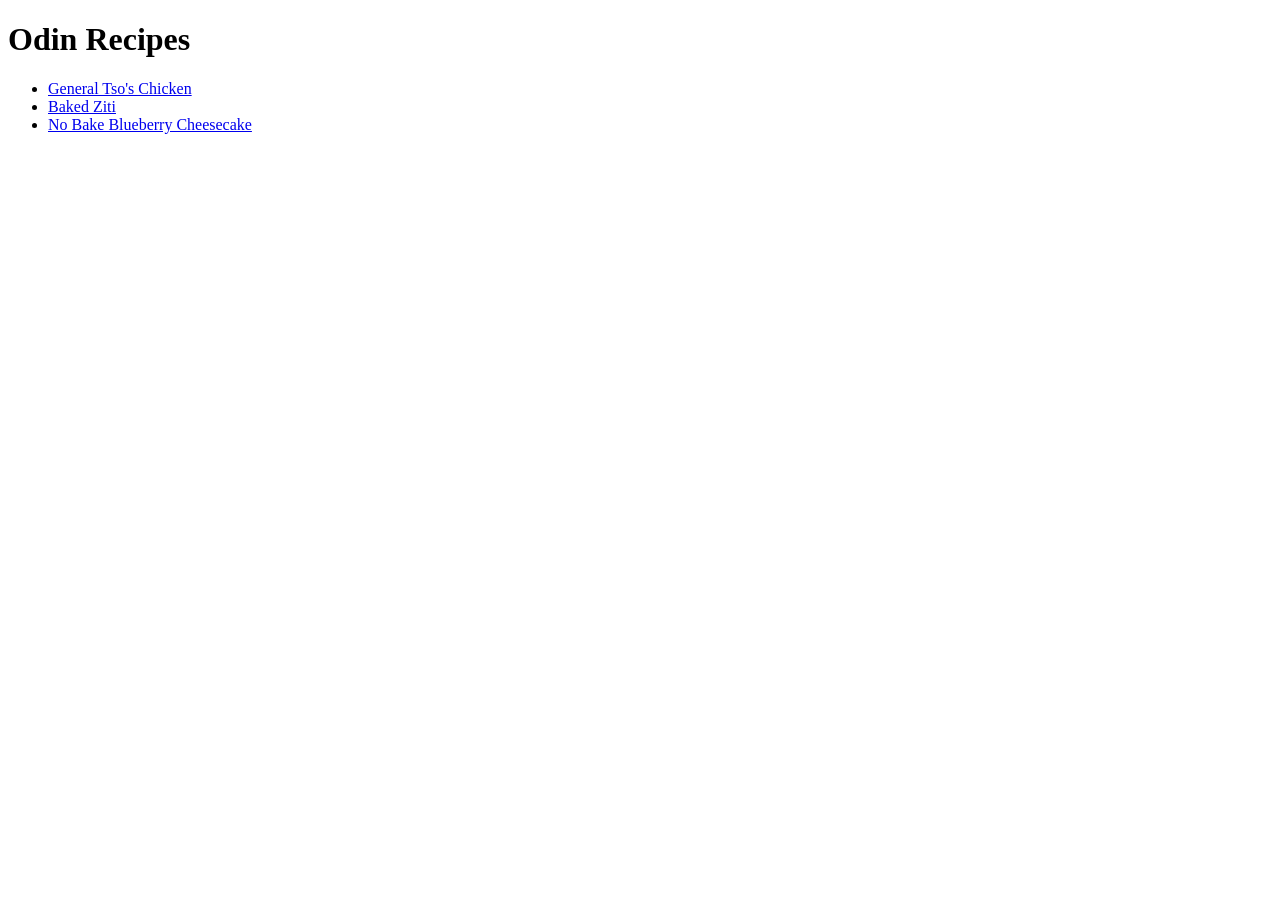
<file: index.html>
<!DOCTYPE html>
<html lang="en-us">
    <head>
        <meta charset="utf-8">
        <title>Odin Recipes</title>
    </head>
    <body>
        <h1>Odin Recipes</h1>
        <ul>
            <li><a href="recipes/general-tsos-chicken.html">General Tso's Chicken</a></li>
            <li><a href="recipes/baked-ziti.html">Baked Ziti</a></li>
            <li><a href="recipes/no-bake-blueberry-cheesecake.html">No Bake Blueberry Cheesecake</a></li>
        </ul>
    </body>
</html>
</file>
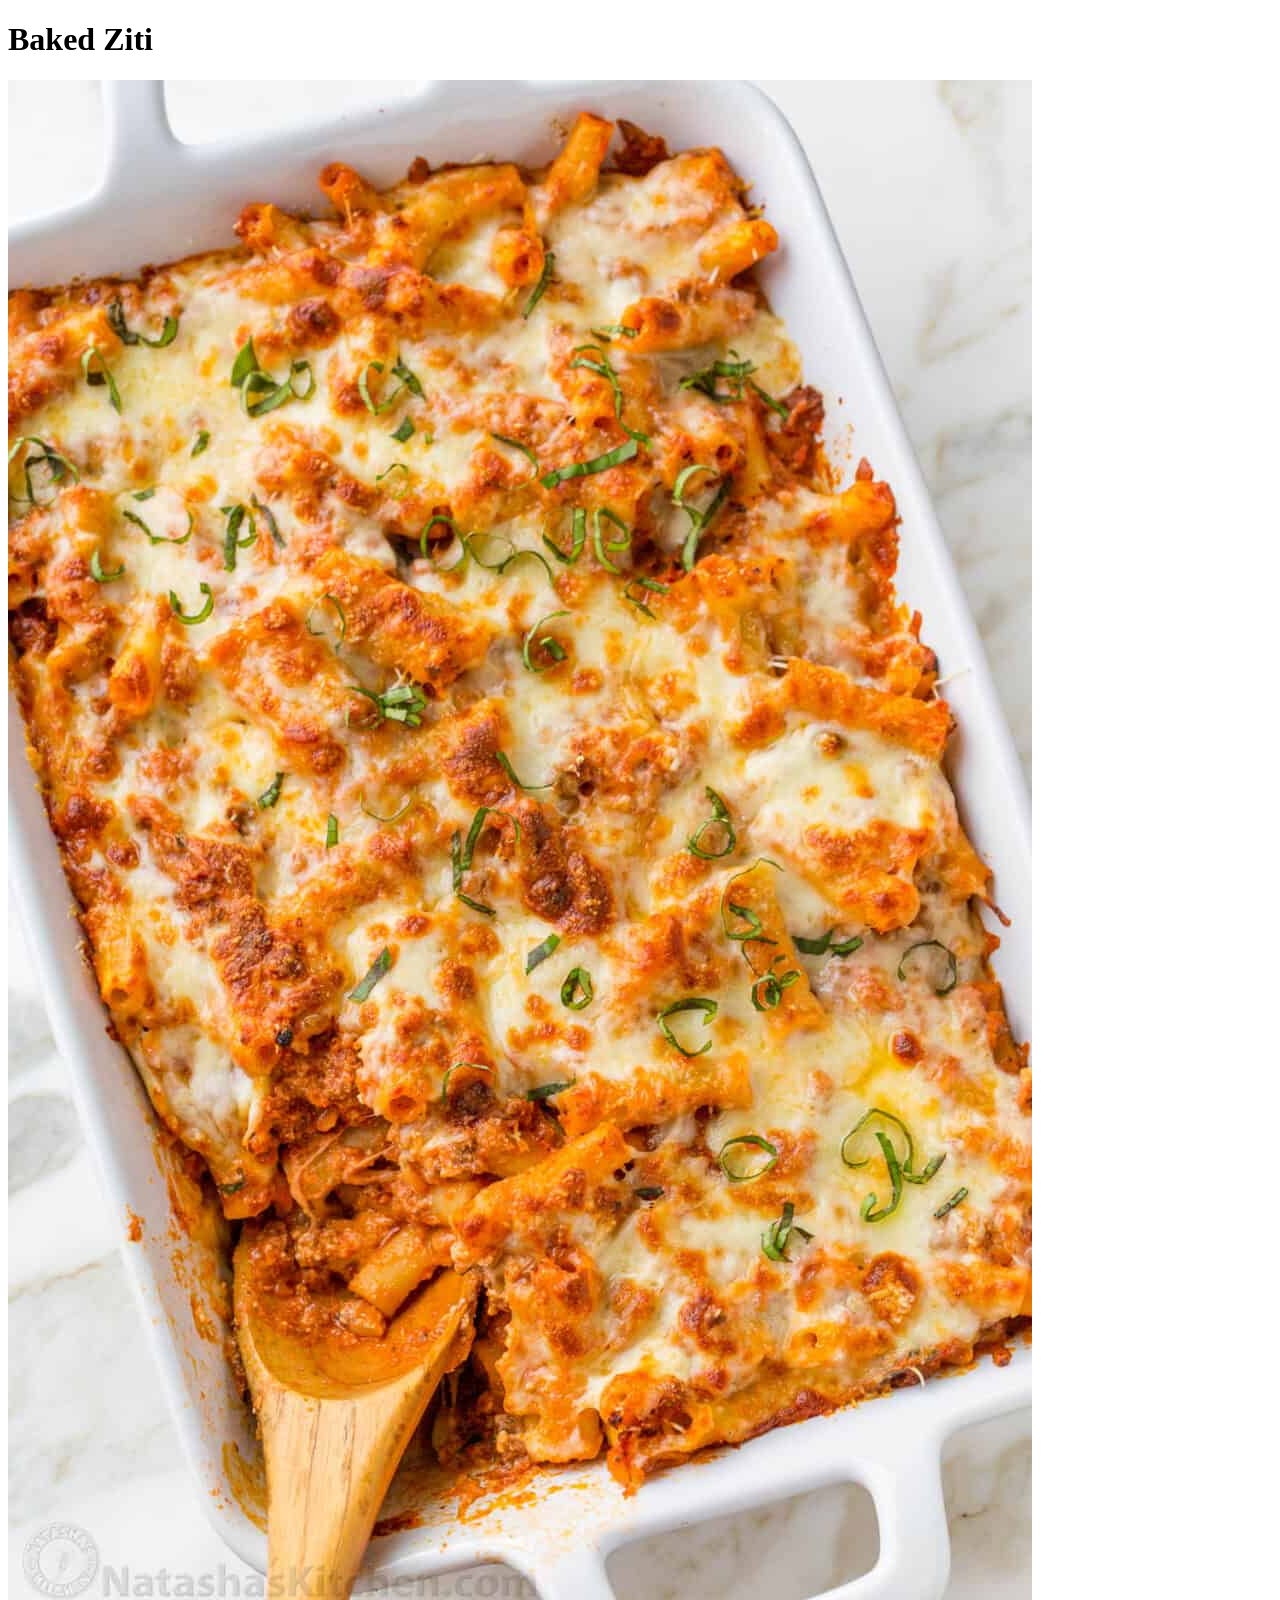
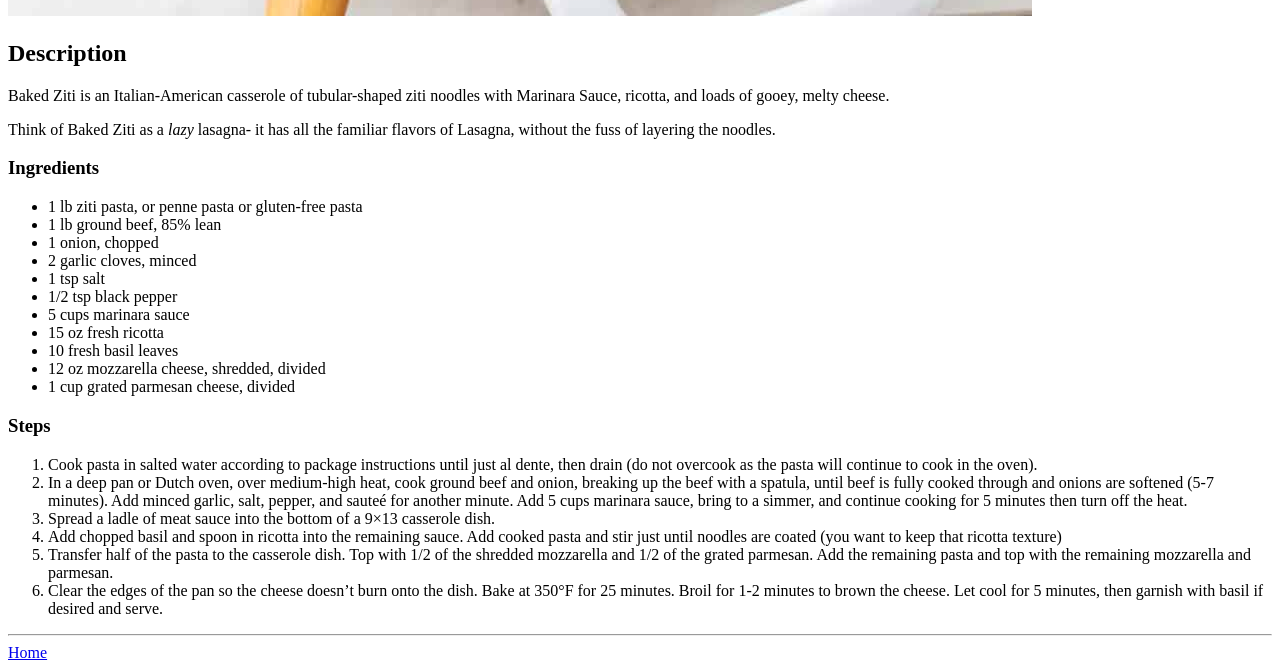
<file: recipes/baked-ziti.html>
<!DOCTYPE html>
<html lang="en-us">
    <head>
        <meta charset="utf-8">
        <title>Baked Ziti</title>
    </head>
    <body>
        <h1>Baked Ziti</h1>
        <img src="assets/baked-ziti.jpg"/>
        <h2>Description</h2>
            <p>Baked Ziti is an Italian-American casserole of tubular-shaped ziti
            noodles with Marinara Sauce, ricotta, and loads of gooey, melty cheese.</p>
            <p>Think of Baked Ziti as a <em>lazy</em> lasagna- it has all the familiar
            flavors of Lasagna, without the fuss of layering the noodles.</p>
        <h3>Ingredients</h3>
            <ul>
                <li>1 lb ziti pasta, or penne pasta or gluten-free pasta</li>
                <li>1 lb ground beef, 85% lean</li>
                <li>1 onion, chopped</li>
                <li>2 garlic cloves, minced</li>
                <li>1 tsp salt</li>
                <li>1/2 tsp black pepper</li>
                <li>5 cups marinara sauce</li>
                <li>15 oz fresh ricotta</li>
                <li>10 fresh basil leaves</li>
                <li>12 oz mozzarella cheese, shredded, divided</li>
                <li>1 cup grated parmesan cheese, divided</li>
            </ul>
        <h3>Steps</h3>
            <ol>
                <li>Cook pasta in salted water according to package instructions
                until just al dente, then drain (do not overcook as the pasta will
                continue to cook in the oven).</li>
                <li>In a deep pan or Dutch oven, over medium-high heat, cook ground
                beef and onion, breaking up the beef with a spatula, until beef is
                fully cooked through and onions are softened (5-7 minutes).
                Add minced garlic, salt, pepper, and sauteé for another minute.
                Add 5 cups marinara sauce, bring to a simmer, and continue cooking
                for 5 minutes then turn off the heat.</li>
                <li>Spread a ladle of meat sauce into the bottom of a 9×13 casserole dish.</li>
                <li>Add chopped basil and spoon in ricotta into the remaining sauce.
                Add cooked pasta and stir just until noodles are coated
                (you want to keep that ricotta texture)</li>
                <li>Transfer half of the pasta to the casserole dish. Top with 1/2
                of the shredded mozzarella and 1/2 of the grated parmesan.
                Add the remaining pasta and top with the remaining mozzarella and parmesan.</li>
                <li>Clear the edges of the pan so the cheese doesn’t burn onto the dish.
                Bake at 350°F for 25 minutes. Broil for 1-2 minutes to brown the cheese.
                Let cool for 5 minutes, then garnish with basil if desired and serve.</li>
            </ol>
        <hr />
        <a href="../index.html">Home</a>
    </body>
</html>
</file>
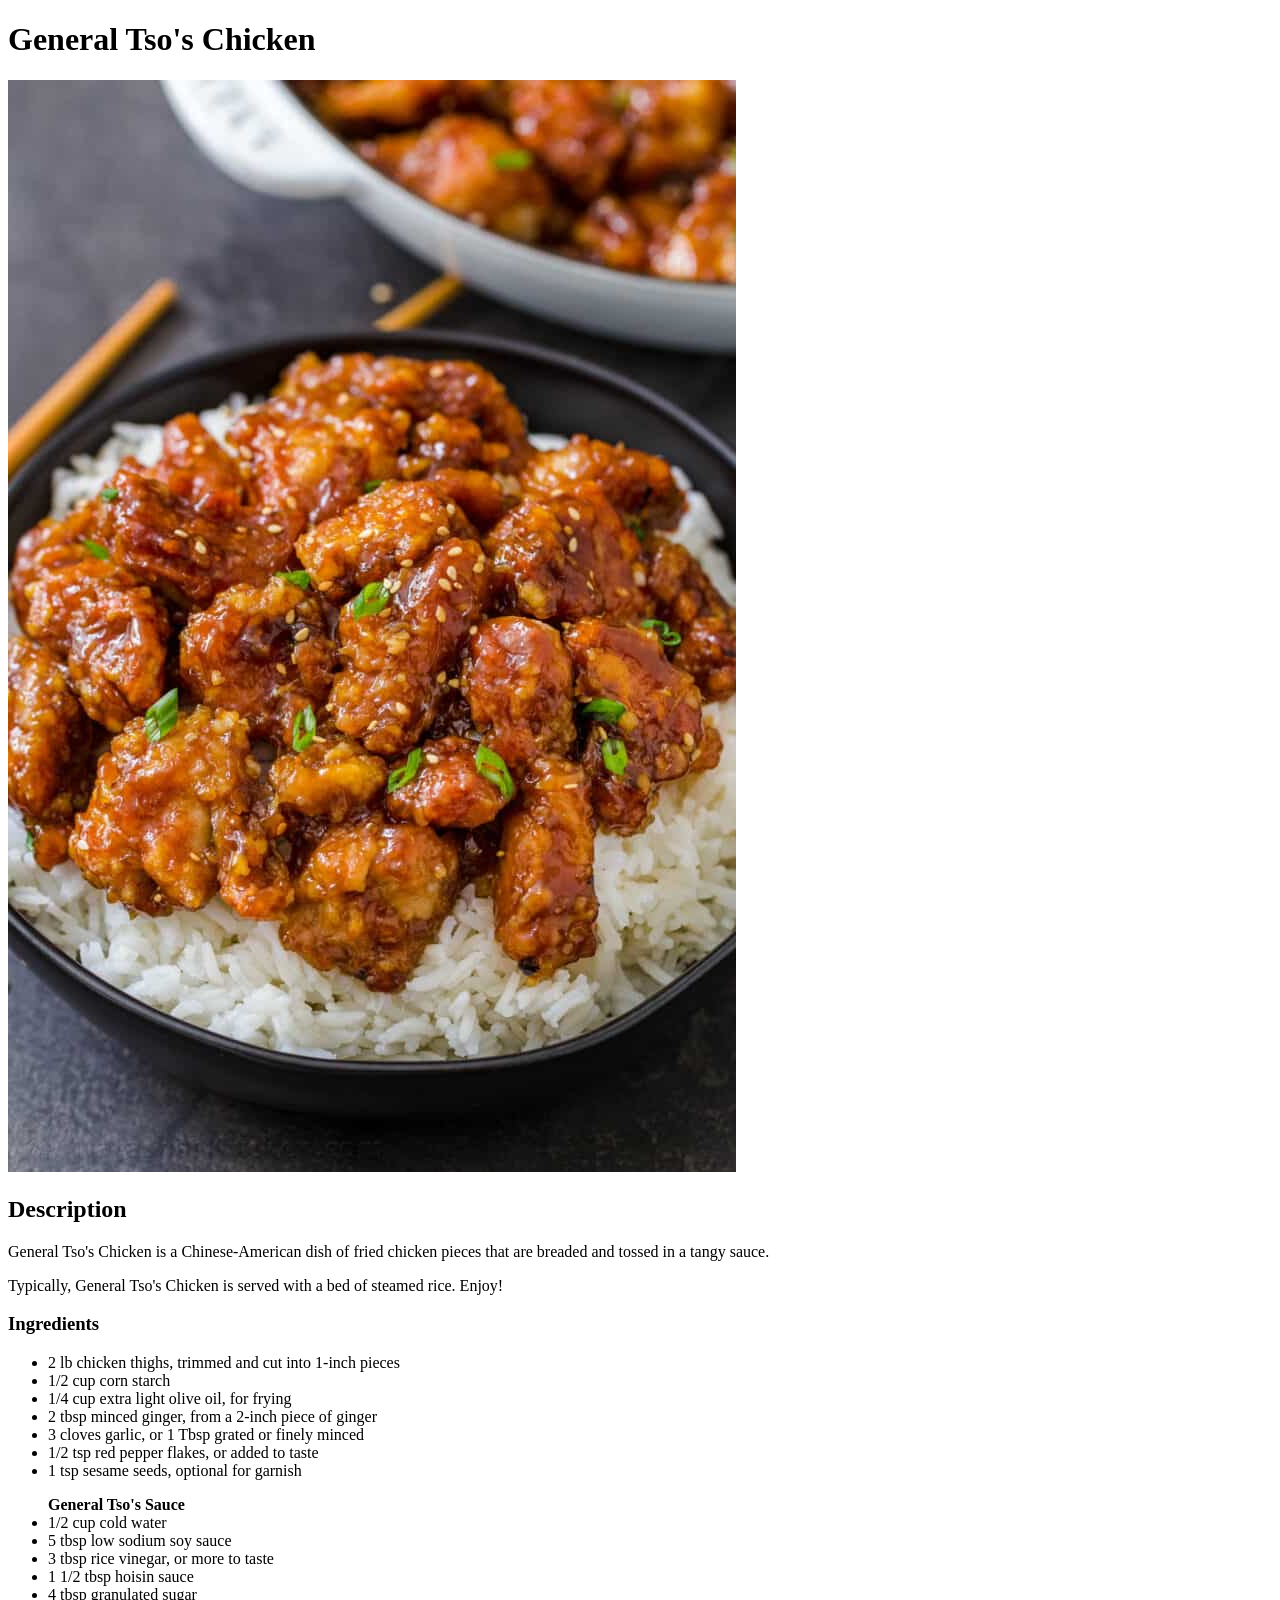
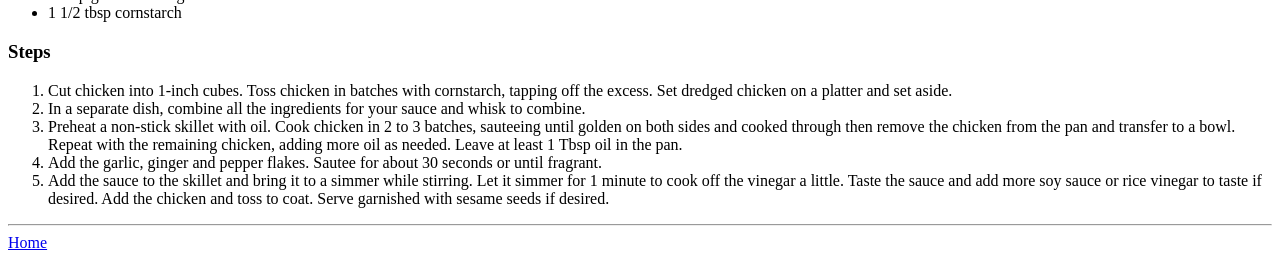
<file: recipes/general-tsos-chicken.html>
<!DOCTYPE html>
<html lang="en-us">
    <head>
        <meta charset="utf-8">
        <title>General Tso's Chicken</title>
    </head>
    <body>
        <h1>General Tso's Chicken</h1>
            <img src="assets/general-tsos-chicken.jpg"/>
        <h2>Description</h2>
            <p>General Tso's Chicken is a Chinese-American dish of fried chicken pieces
            that are breaded and tossed in a tangy sauce.</p>
            <p>Typically, General Tso's Chicken is served with a bed of steamed rice. Enjoy!</p>
        <h3>Ingredients</h3>
            <ul>
                <li>2 lb chicken thighs, trimmed and cut into 1-inch pieces</li>
                <li>1/2 cup corn starch</li>
                <li>1/4 cup extra light olive oil, for frying</li>
                <li>2 tbsp minced ginger, from a 2-inch piece of ginger</li>
                <li>3 cloves garlic, or 1 Tbsp grated or finely minced</li>
                <li>1/2 tsp red pepper flakes, or added to taste</li>
                <li>1 tsp sesame seeds, optional for garnish</li>
            </ul>
            <ul><strong>General Tso's Sauce</strong>
                <li>1/2 cup cold water</li>
                <li>5 tbsp low sodium soy sauce</li>
                <li>3 tbsp rice vinegar, or more to taste</li>
                <li>1 1/2 tbsp hoisin sauce</li>
                <li>4 tbsp granulated sugar</li>
                <li>1 1/2 tbsp cornstarch</li>
            </ul>
        <h3>Steps</h3>
            <ol>
                <li>Cut chicken into 1-inch cubes. Toss chicken in batches with cornstarch,
                tapping off the excess. Set dredged chicken on a platter and set aside.</li>
                <li>In a separate dish, combine all the ingredients for your sauce and whisk
                to combine.</li>
                <li>Preheat a non-stick skillet with oil. Cook chicken in 2 to 3 batches,
                sauteeing until golden on both sides and cooked through then remove the
                chicken from the pan and transfer to a bowl. Repeat with the remaining 
                chicken, adding more oil as needed. Leave at least 1 Tbsp oil in the pan.</li>
                <li>Add the garlic, ginger and pepper flakes. Sautee for about 30 seconds
                or until fragrant.</li>
                <li> Add the sauce to the skillet and bring it to a simmer while stirring.
                Let it simmer for 1 minute to cook off the vinegar a little. Taste the sauce
                and add more soy sauce or rice vinegar to taste if desired. Add the chicken
                and toss to coat. Serve garnished with sesame seeds if desired.</li>
            </ol>
        <hr />
        <a href="../index.html">Home</a>
    </body>
</html>
</file>
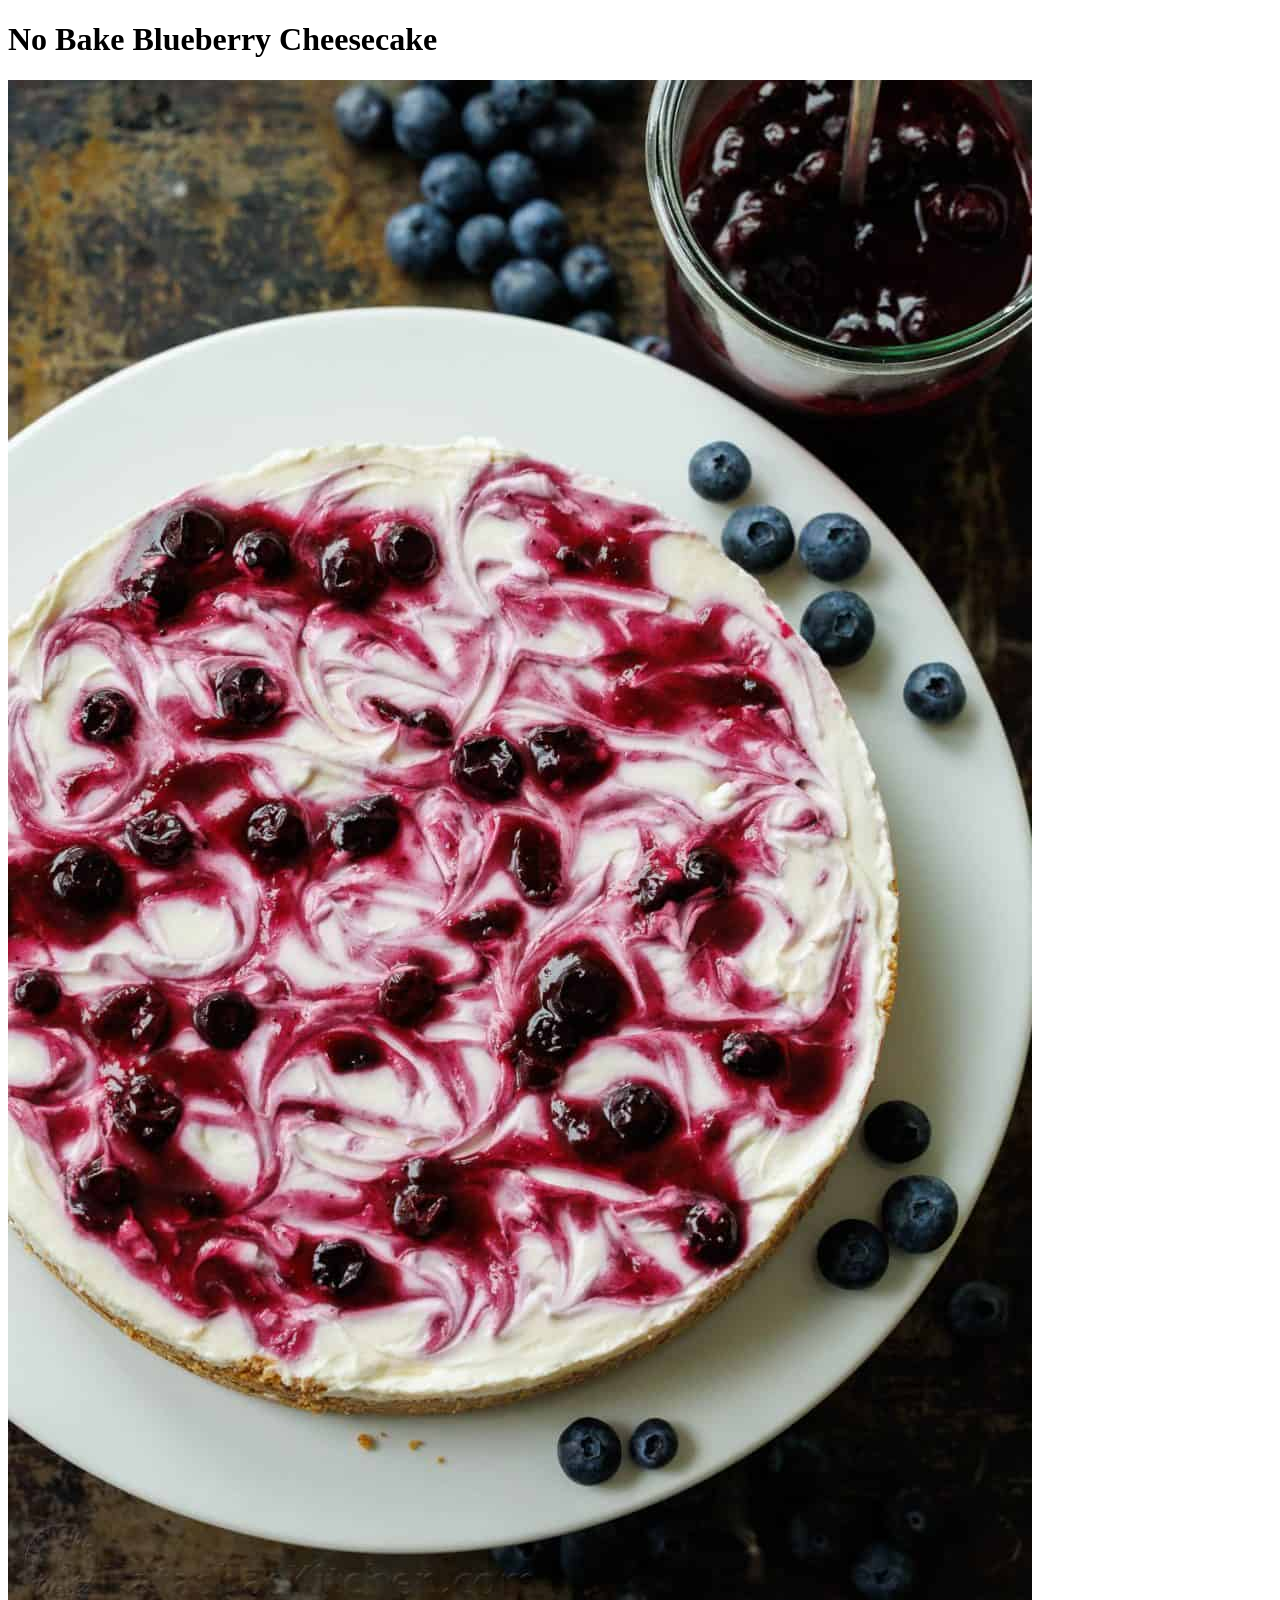
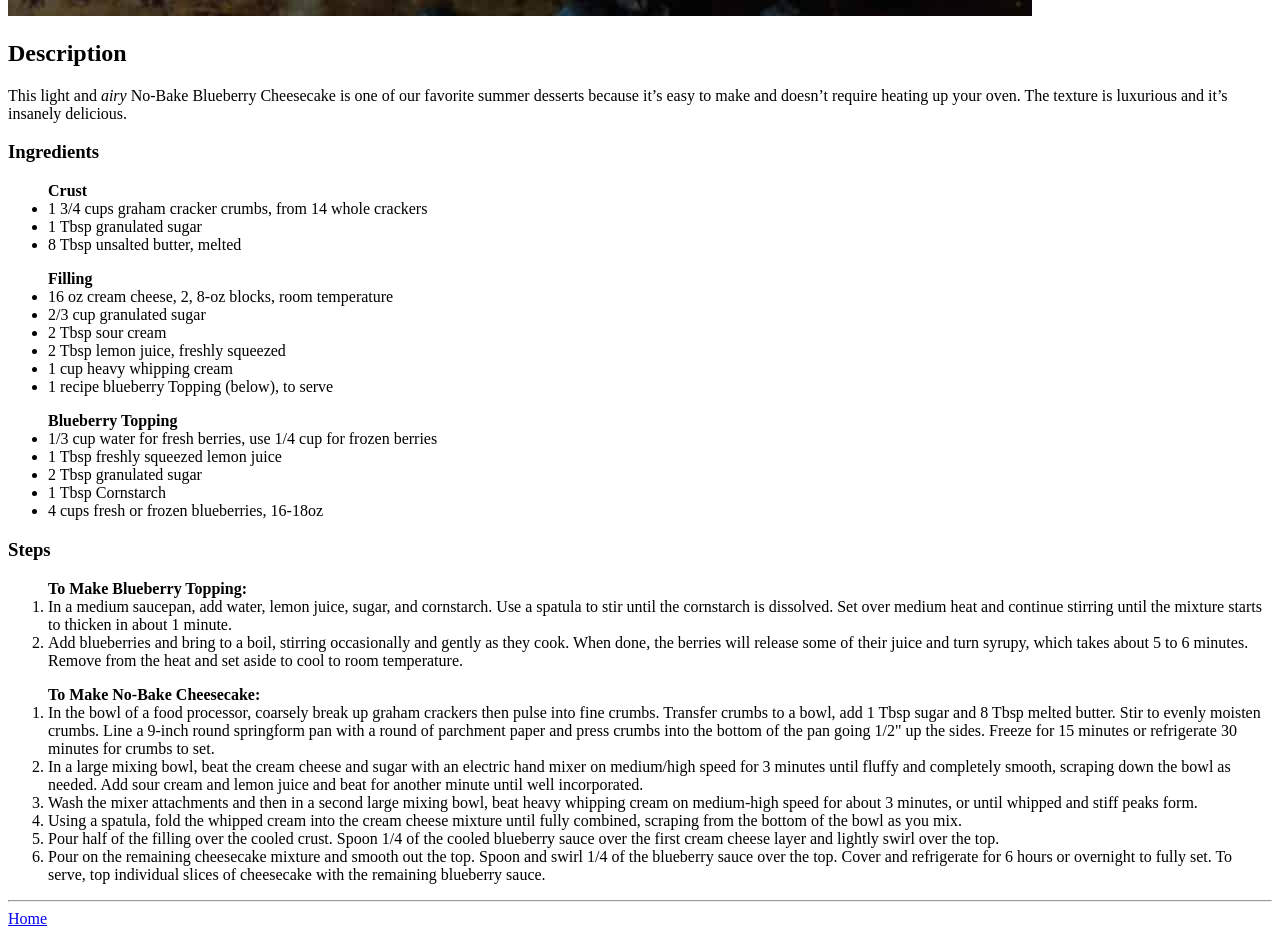
<file: recipes/no-bake-blueberry-cheesecake.html>
<!DOCTYPE html>
<html lang="en-us">
    <head>
        <meta charset="utf-8">
        <title>No Bake Blueberry Cheesecake</title>
    </head>
    <body>
        <h1>No Bake Blueberry Cheesecake</h1>
        <img src="assets/no-bake-blueberry-cheesecake.jpg"/>
        <h2>Description</h2>
            <p>This light and <em>airy</em> No-Bake Blueberry Cheesecake is one of our favorite summer
            desserts because it’s easy to make and doesn’t require heating up your oven.
            The texture is luxurious and it’s insanely delicious.</p>
        <h3>Ingredients</h3>
            <ul><strong>Crust</strong>
                <li>1 3/4 cups graham cracker crumbs, from 14 whole crackers</li>
                <li>1 Tbsp granulated sugar</li>
                <li>8 Tbsp unsalted butter, melted</li>
            </ul>
            <ul><strong>Filling</strong>
                <li>16 oz cream cheese, 2, 8-oz blocks, room temperature</li>
                <li>2/3 cup granulated sugar</li>
                <li>2 Tbsp sour cream</li>
                <li>2 Tbsp lemon juice, freshly squeezed</li>
                <li>1 cup heavy whipping cream</li>
                <li>1 recipe blueberry Topping (below), to serve</li>
            </ul>
            <ul><strong>Blueberry Topping</strong>
                <li>1/3 cup water for fresh berries, use 1/4 cup for frozen berries</li>
                <li>1 Tbsp freshly squeezed lemon juice</li>
                <li>2 Tbsp granulated sugar</li>
                <li>1 Tbsp Cornstarch</li>
                <li>4 cups fresh or frozen blueberries, 16-18oz</li>
            </ul>
        <h3>Steps</h3>
            <ol><strong>To Make Blueberry Topping:</strong>
                <li>In a medium saucepan, add water, lemon juice, sugar, and cornstarch. Use a spatula to stir
                until the cornstarch is dissolved. Set over medium heat and continue stirring until the mixture
                starts to thicken in about 1 minute.</li>
                <li>Add blueberries and bring to a boil, stirring occasionally and gently as they cook. When done,
                the berries will release some of their juice and turn syrupy, which takes about 5 to 6 minutes.
                Remove from the heat and set aside to cool to room temperature.</li>
            </ol>
            <ol><strong>To Make No-Bake Cheesecake:</strong>
                <li>In the bowl of a food processor, coarsely break up graham crackers then pulse into fine crumbs.
                Transfer crumbs to a bowl, add 1 Tbsp sugar and 8 Tbsp melted butter. Stir to evenly moisten crumbs.
                Line a 9-inch round springform pan with a round of parchment paper and press crumbs into the bottom
                of the pan going 1/2" up the sides. Freeze for 15 minutes or refrigerate 30 minutes for crumbs to set.</li>
                <li>In a large mixing bowl, beat the cream cheese and sugar with an electric hand mixer on medium/high
                speed for 3 minutes until fluffy and completely smooth, scraping down the bowl as needed. Add sour cream
                and lemon juice and beat for another minute until well incorporated.</li>
                <li>Wash the mixer attachments and then in a second large mixing bowl, beat heavy whipping cream on
                medium-high speed for about 3 minutes, or until whipped and stiff peaks form.</li>
                <li>Using a spatula, fold the whipped cream into the cream cheese mixture until fully combined,
                scraping from the bottom of the bowl as you mix.</li>
                <li>Pour half of the filling over the cooled crust. Spoon 1/4 of the cooled blueberry sauce over the first
                cream cheese layer and lightly swirl over the top.</li>
                <li>Pour on the remaining cheesecake mixture and smooth out the top. Spoon and swirl 1/4 of the blueberry
                sauce over the top. Cover and refrigerate for 6 hours or overnight to fully set. To serve, top individual
                slices of cheesecake with the remaining blueberry sauce.</li>
            </ol>
        <hr />
        <a href="../index.html">Home</a>
    </body>
</html>
</file>
